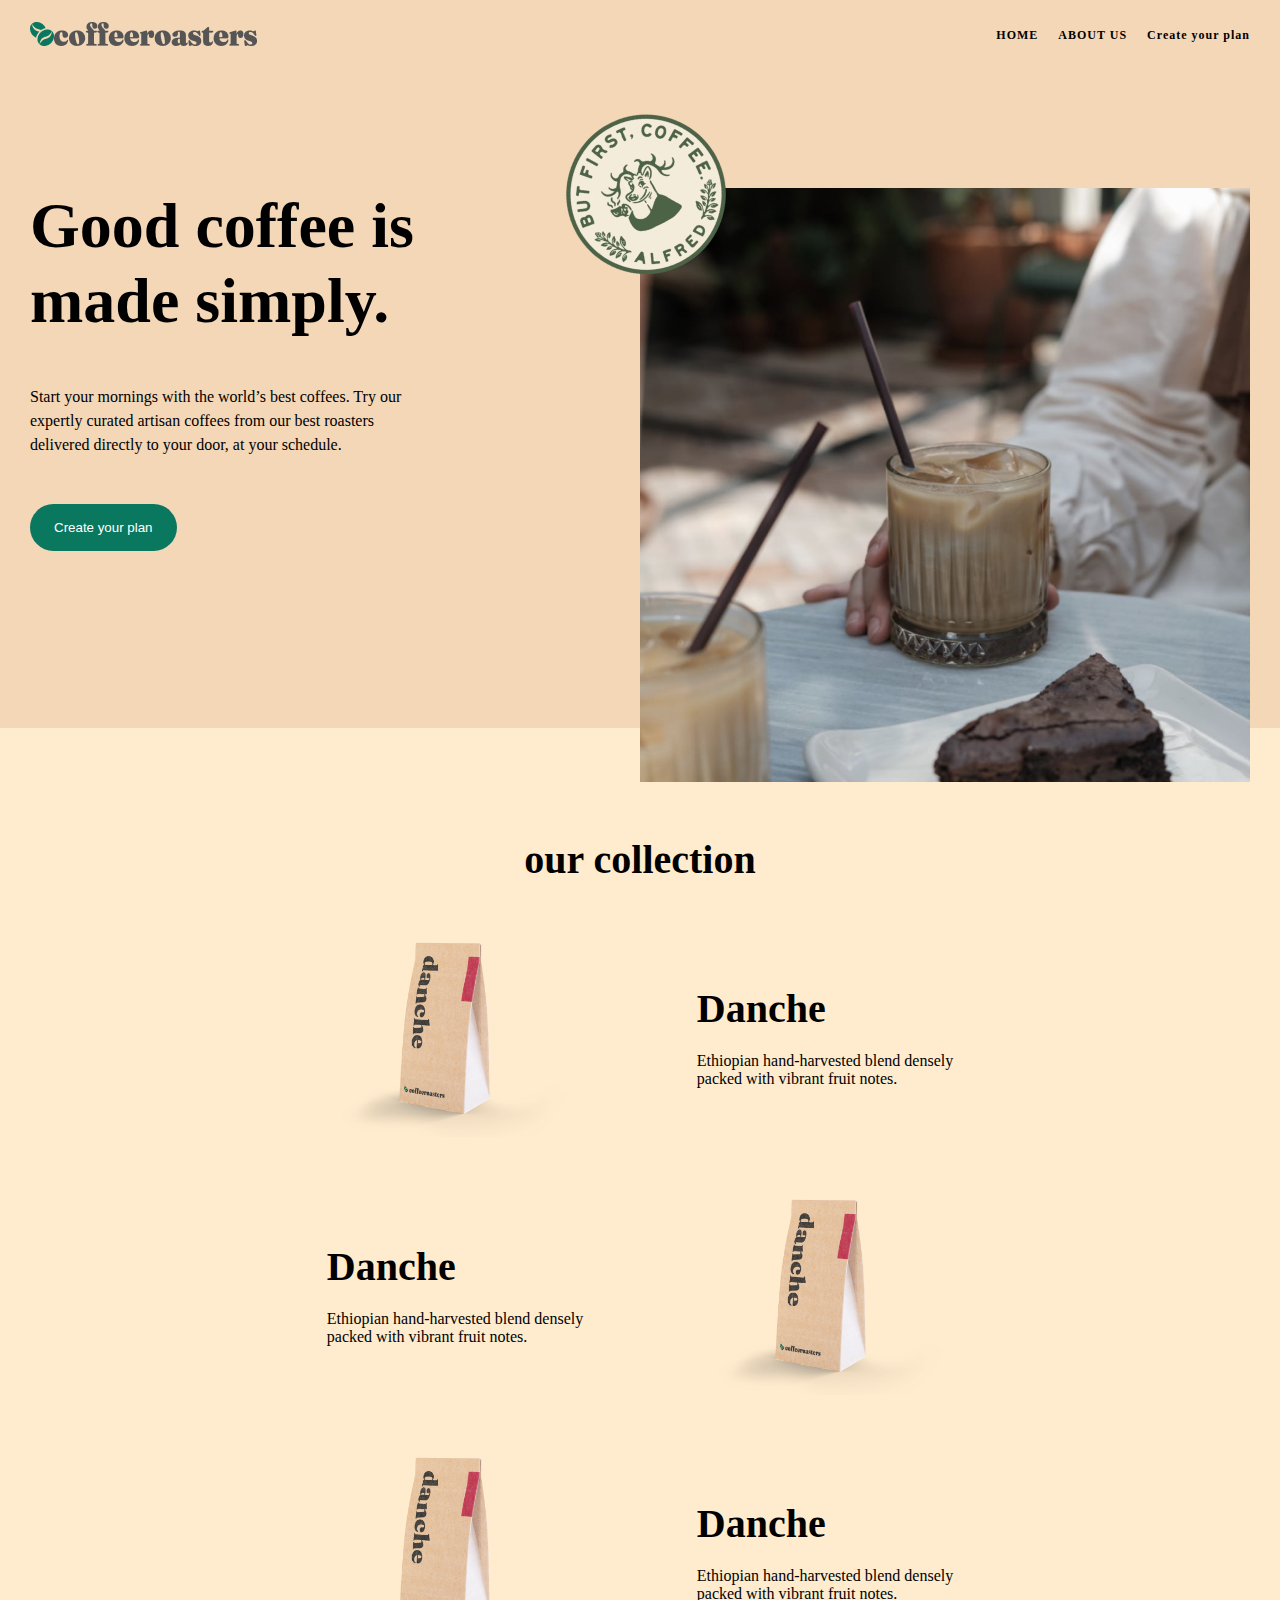
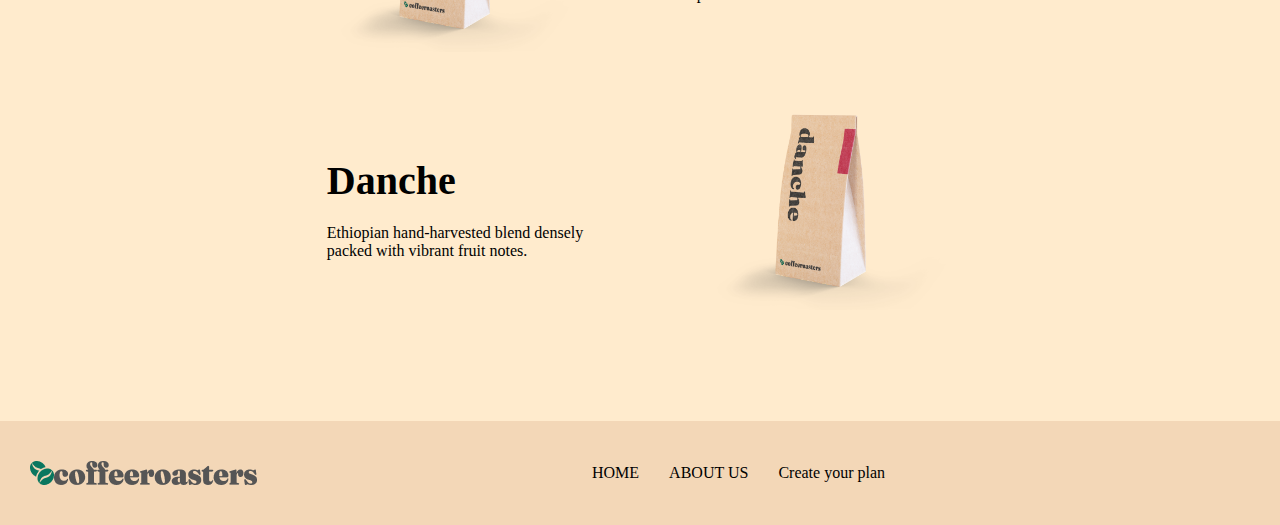
<file: index.html>
<!DOCTYPE html>
<html lang="en">
  <head>
    <meta charset="UTF-8" />
    <meta name="viewport" content="width=device-width, initial-scale=1.0" />
    <title>Document</title>
    <link rel="stylesheet" href="./style.css" />
    <link rel="stylesheet" href="https://cdnjs.cloudflare.com/ajax/libs/font-awesome/6.5.2/css/all.min.css" integrity="sha512-SnH5WK+bZxgPHs44uWIX+LLJAJ9/2PkPKZ5QiAj6Ta86w+fsb2TkcmfRyVX3pBnMFcV7oQPJkl9QevSCWr3W6A==" crossorigin="anonymous" referrerpolicy="no-referrer" />
  </head>
  <body>
    <header>
      <div class="container">
        <img src="./img/Group 3614.png" alt="logo" />
        <nav>
          <ul>
            <li><a href="./index.html">HOME</a></li>
            <li><a href="./about.html">ABOUT US</a></li>
            <li><a href="#">Create your plan</a></li>
          </ul>
        </nav>
      </div>
    </header>
    <main>
      <section class="hero">
        <div class="container">
          <div class="hero-text">
            <h1>Good coffee is made simply.</h1>
            <p>
              Start your mornings with the world’s best coffees. Try our
              expertly curated artisan coffees from our best roasters delivered
              directly to your door, at your schedule.
            </p>
            <button class="btn">Create your plan</button>
          </div>
          <div class="hero-img">
            <img src="./img/Rectangle 677779 (1).png" alt="katta" class="katta-img" />
            <img src="./img/image 40.png" alt="katta" class="kichik-img" />
          </div>
        </div>
      </section>
      <section class="collection">
        <div class="container">
          <h2>our collection</h2>
          <div class="coffee-box">
            <img src="./img/kopi4.png" alt="dsa" />
            <div class="coffee-text">
              <h2>Danche</h2>
              <p>
                Ethiopian hand-harvested blend densely <br />
                packed with vibrant fruit notes.
              </p>
            </div>
          </div>
          <div class="coffee-box">
           
            <div class="coffee-text">
              <h2>Danche</h2>
              <p>
                Ethiopian hand-harvested blend densely <br />
                packed with vibrant fruit notes.
              </p>
            </div>
            <img src="./img/kopi4.png" alt="dsa" />
          </div>
          <div class="coffee-box">
            <img src="./img/kopi4.png" alt="dsa" />
            <div class="coffee-text">
              <h2>Danche</h2>
              <p>
                Ethiopian hand-harvested blend densely <br />
                packed with vibrant fruit notes.
              </p>
            </div>
          </div>
          <div class="coffee-box">
            
            <div class="coffee-text">
              <h2>Danche</h2>
              <p>
                Ethiopian hand-harvested blend densely <br />
                packed with vibrant fruit notes.
              </p>
            </div>
            <img src="./img/kopi4.png" alt="dsa" />
          </div>
        </div>
      </section>
    </main>
    <footer>
      <div class="container">
          <img src="./img/Group 3614.png" alt="logo">
          <ul>
            <li><a href="#">HOME</a></li>
            <li><a href="#">ABOUT US</a></li>
            <li><a href="#">Create your plan</a></li>
          </ul>
          <div class="icons">
            <i class="fa-brands fa-facebook"></i>
            <i class="fa-brands fa-twitter"></i>
            <i class="fa-brands fa-instagram"></i>
          </div>
      </div>
    </footer>
  </body>
</html>
</file>
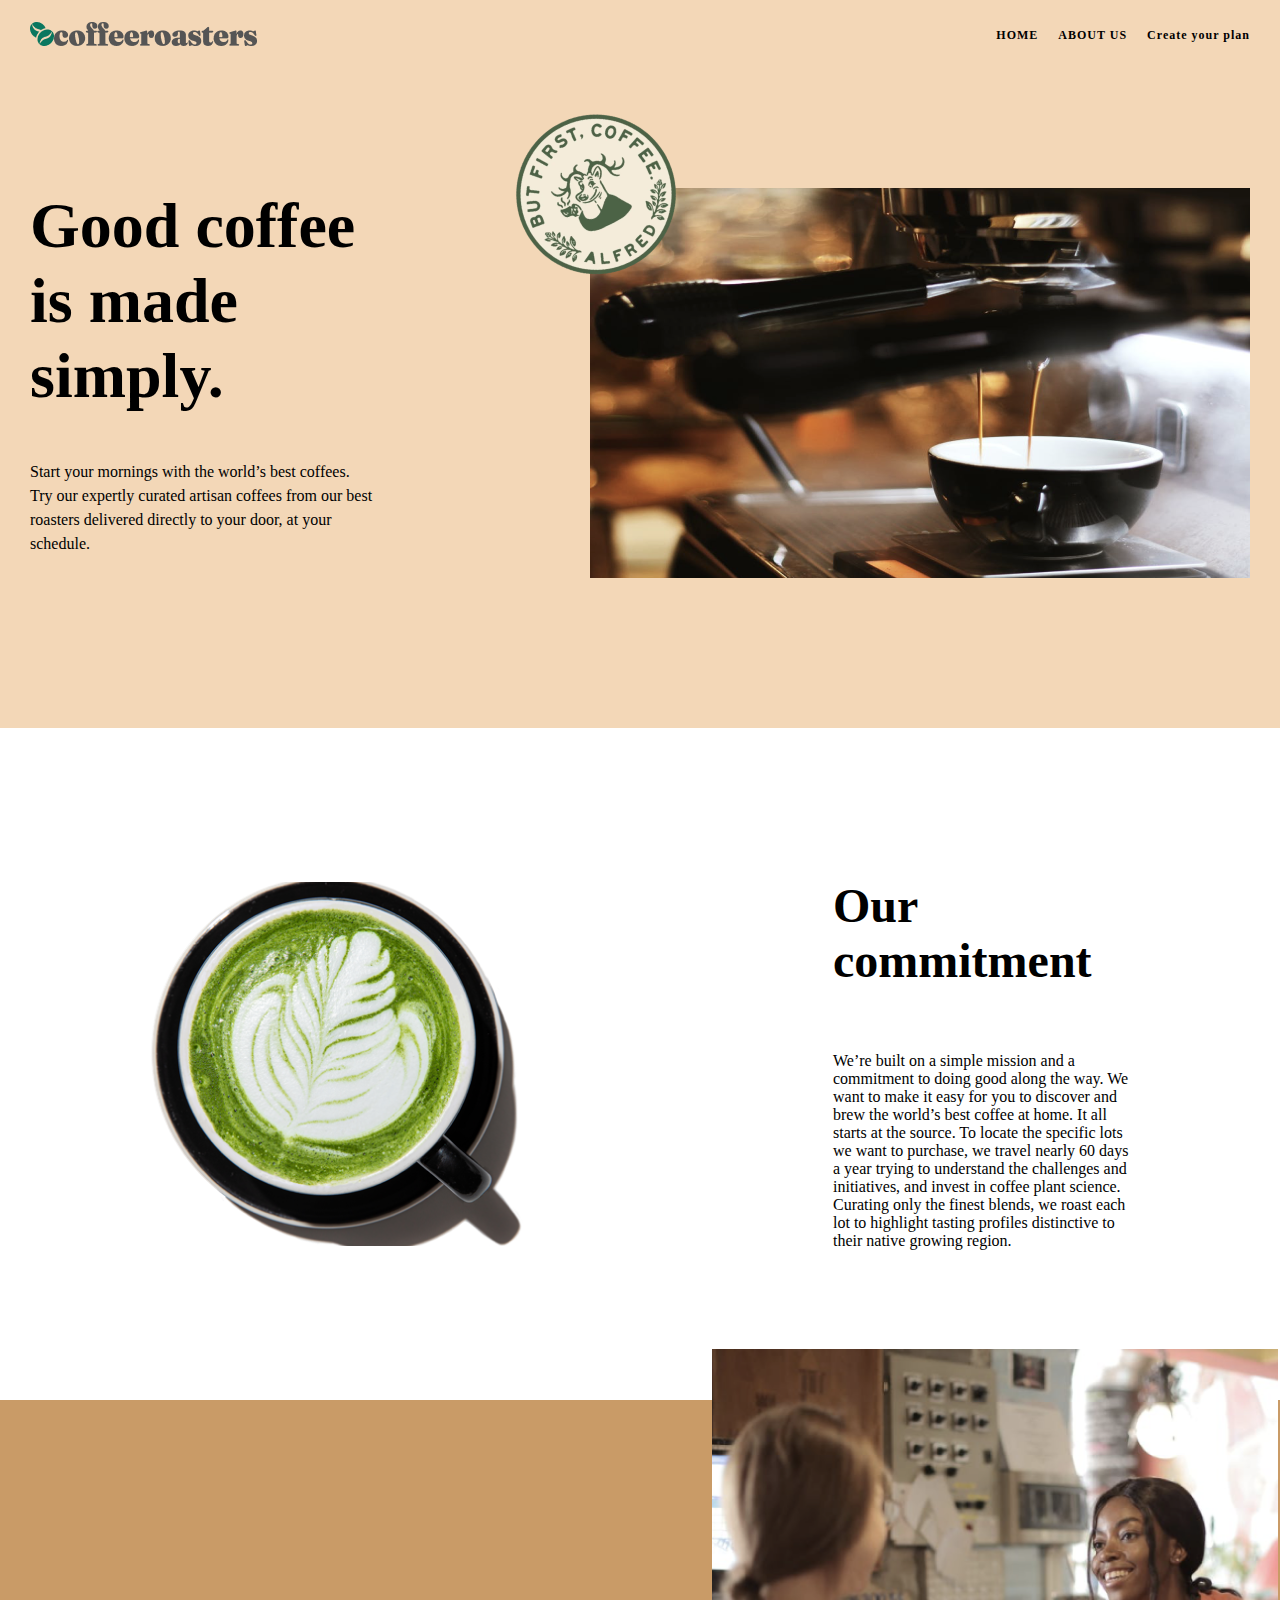
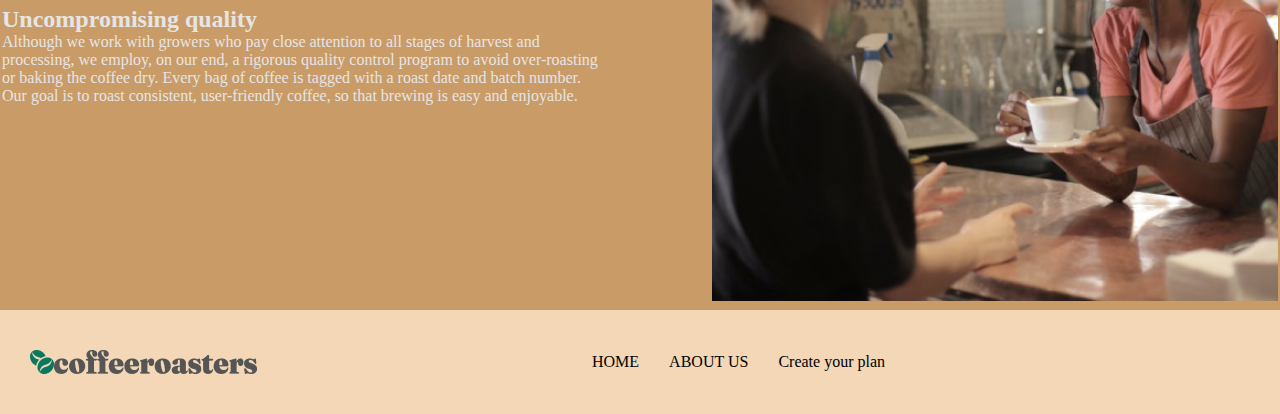
<file: about.html>
<!DOCTYPE html>
<html lang="en">
  <head>
    <meta charset="UTF-8" />
    <meta name="viewport" content="width=device-width, initial-scale=1.0" />
    <title>Document</title>
    <link rel="stylesheet" href="./style.css" />
    <link rel="stylesheet" href="https://cdnjs.cloudflare.com/ajax/libs/font-awesome/6.5.2/css/all.min.css" integrity="sha512-SnH5WK+bZxgPHs44uWIX+LLJAJ9/2PkPKZ5QiAj6Ta86w+fsb2TkcmfRyVX3pBnMFcV7oQPJkl9QevSCWr3W6A==" crossorigin="anonymous" referrerpolicy="no-referrer" />
  </head>
  <body>
    <header>
      <div class="container">
        <img src="./img/Group 3614.png" alt="logo" />
        <nav>
          <ul>
            <li><a href="./index.html">HOME</a></li>
            <li><a href="./about.html">ABOUT US</a></li>
            <li><a href="#">Create your plan</a></li>
          </ul>
        </nav>
      </div>
    </header>
    <section class="hero">
      <div class="container">
        <div class="hero-text">
          <h1>Good coffee is made simply.</h1>
          <p>
            Start your mornings with the world’s best coffees. Try our
            expertly curated artisan coffees from our best roasters delivered
            directly to your door, at your schedule.
          </p>
        </div>
        <div class="hero-img">
          <img src="./img/Rectangle 679.png" alt="katta" class="katta-img-about" />
          <img src="./img/image 40.png" alt="katta" class="kichik-img" />
        </div>
      </div>
    </section>

<section class="s2">
  <img src="./img/cup-6 1.png" alt="">
     <div class="cup">
        <h2 class="cup__text">Our commitment</h2>
      <p>We’re built on a simple mission and a commitment to doing good along the way. We want to make it easy for you to discover and brew the world’s best coffee at home. It all starts at the source. To locate the specific lots we want to purchase, we travel nearly 60 days a year trying to understand the challenges and  initiatives, and invest in coffee plant science. Curating only the finest blends, we roast each lot to highlight tasting profiles distinctive to their native growing region.</p>
     </div>
</section>

<section class="s3">
  <div class="s3__text">
    <h2>Uncompromising quality</h2>
    <p>Although we work with growers who pay close attention to all stages of harvest and processing, we employ, on our end, a rigorous quality control program to avoid over-roasting or baking the coffee dry. Every bag of coffee is tagged with a roast date and batch number. Our goal is to roast consistent, user-friendly coffee, so that brewing is easy and enjoyable.</p>
  </div>
  <img src="./img/about footer.png" alt="">
</section>


    <footer>
        <div class="container">
            <img src="./img/Group 3614.png" alt="logo">
            <ul>
              <li><a href="#">HOME</a></li>
              <li><a href="#">ABOUT US</a></li>
              <li><a href="#">Create your plan</a></li>
            </ul>
            <div class="icons">
              <i class="fa-brands fa-facebook"></i>
              <i class="fa-brands fa-twitter"></i>
              <i class="fa-brands fa-instagram"></i>
            </div>
        </div>
      </footer>
    </body>
  </html>
</file>
<file: style.css>
* {
  margin: 0;
  padding: 0;
  box-sizing: border-box;
}

.container {
  max-width: 1220px;
  margin: 0 auto;
}

header {
  padding: 22px 0;
  background: #f3d7b7;
}
header .container {
  display: flex;
  justify-content: space-between;
  align-items: center;
}
nav ul {
  list-style: none;
  display: flex;
  gap: 20px;
}
nav ul li a {
  font-size: 12px;
  font-weight: 700;
  line-height: 14.06px;
  letter-spacing: 1px;
  text-decoration: none;
  color: black;
}

.hero {
  background-color: #f3d7b7;
  padding-top: 120px;
  height: 660px;
}
.hero .container {
  display: flex;
  align-items: start;
  gap: 216px;
}
.katta-img {
  width: 610px;
  height: 594px;
}
h1 {
  font-size: 64px;
  font-weight: 700;
  line-height: 75px;
  text-align: left;
}
.hero-text p {
  margin: 47px 0;
  font-size: 16px;
  font-weight: 400;
  line-height: 24px;
}
.btn{
    padding: 16px 24px;
    border-radius: 40px;
    color: white;
    border: none;
    background: #0A775F;

}
.hero-img{
    position: relative;
}
.kichik-img{
    position: absolute;
    top: -100px;
    left: -100px;
}

.collection{
  padding: 108px 0;
  background-color: blanchedalmond;
  text-align: center;
}
.coffee-box{
  display: flex;
  justify-content: center;
  align-items: center;
  gap: 120px;
  margin-top: 50px;
  text-align: left;
}
.coffee-box img{
    width: 250px;
    transition: 1s;
}
.coffee-box img:hover{
  transform: scale(1.3);
}
.collection h2{
  font-size: 40px;
  margin-bottom: 20px;
}
footer{
  padding: 40px 0;
  background-color: #f3d7b7;
}
footer .container{
  display: flex;
  align-items: center;
  justify-content: space-between;
}
footer ul{
  list-style: none;
  display: flex;
  gap: 30px;
}
footer a{
  color: black;
  text-decoration: none;
}
.icons{
  display: flex;
  gap: 15px;
  font-size: 24px;
}
.cup__text{
  font-size: 18px;
  font-family: "Roboto", sans-serif;
font-weight: 400;
}
.s2{
  padding: 150px;
  display: flex;
  gap: 310px;
  align-items: center;
}
.s2 h2{
  font-family: Roboto;
font-size: 48px;
font-weight: 700;
margin-bottom: 64px;
}
.s3{
  display: flex;
  background-color: #C99B67;
  align-items: center;
  color: rgb(230, 229, 229);
  gap: 110px;
  height: 510px;
  justify-content: center;
}
.s3__text{
  max-width: 600px;
}

.s3 img{
  margin-top: -60px;
}
</file>
